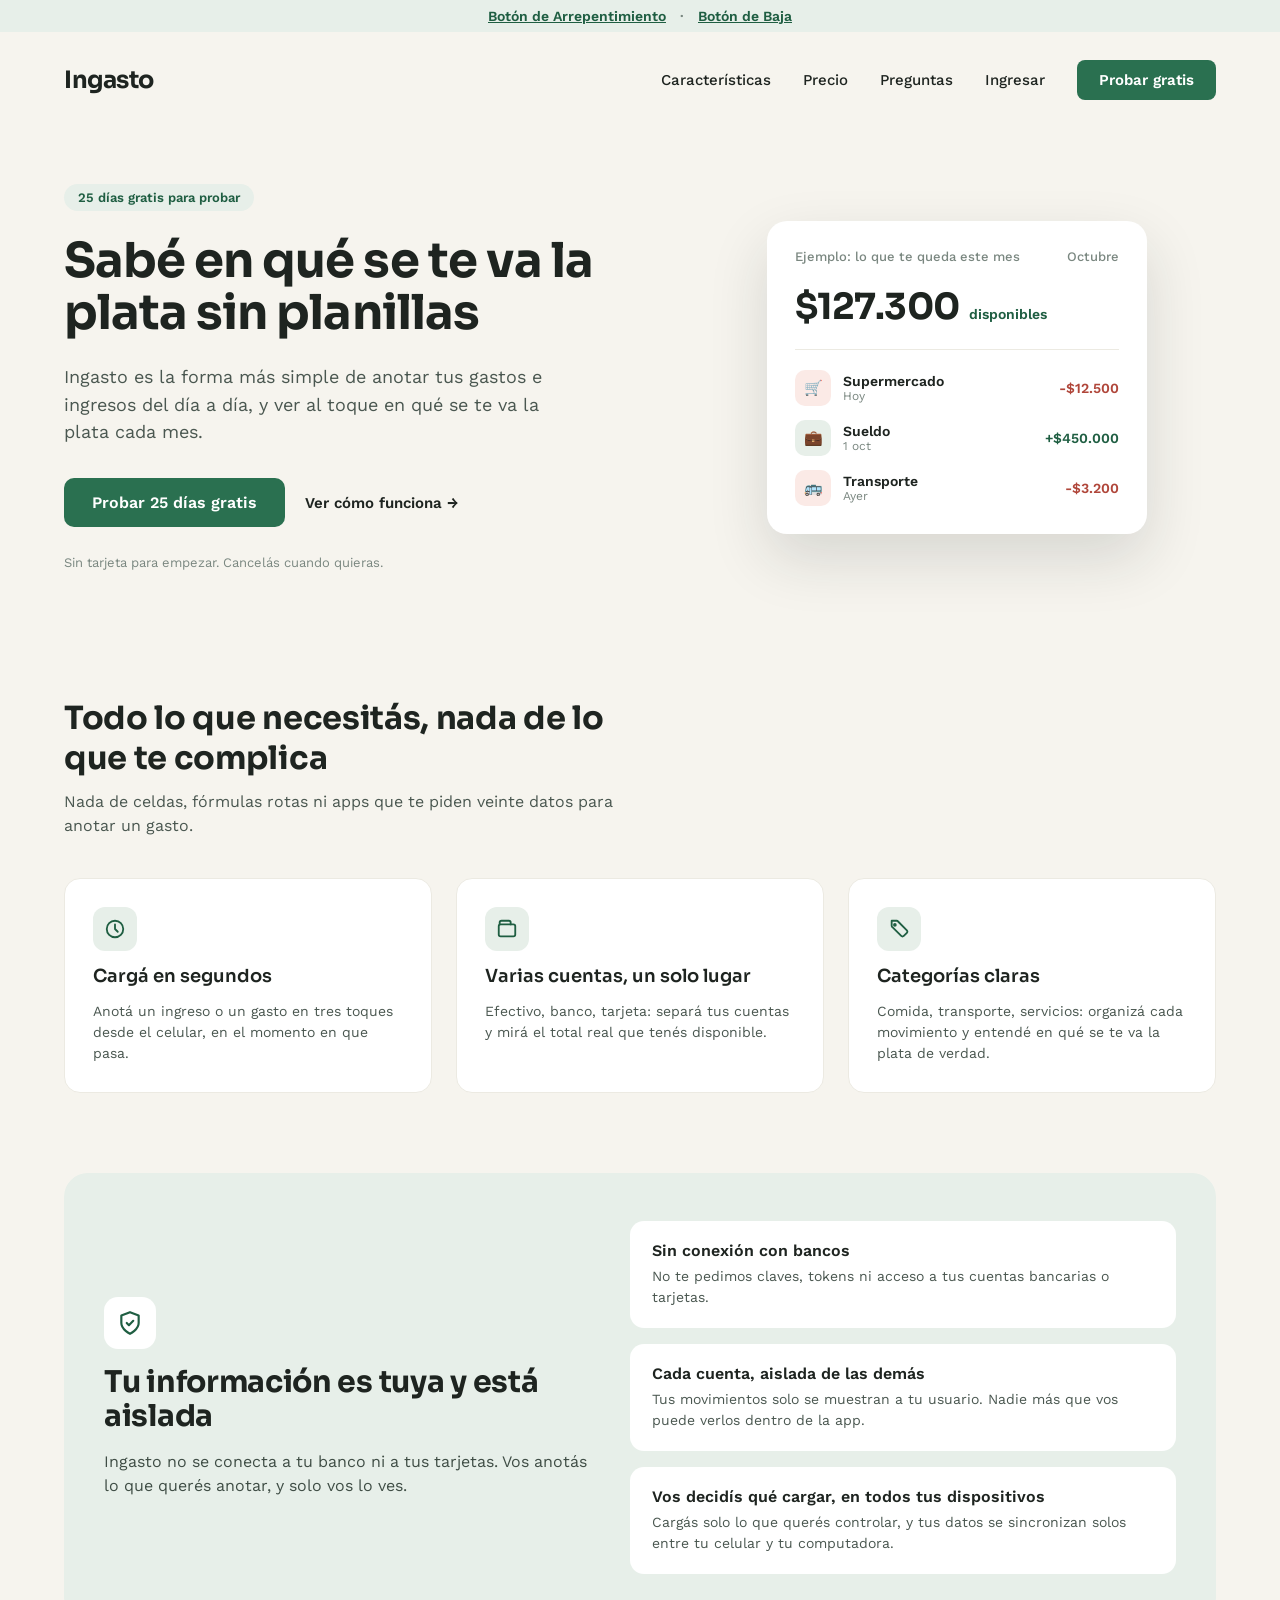
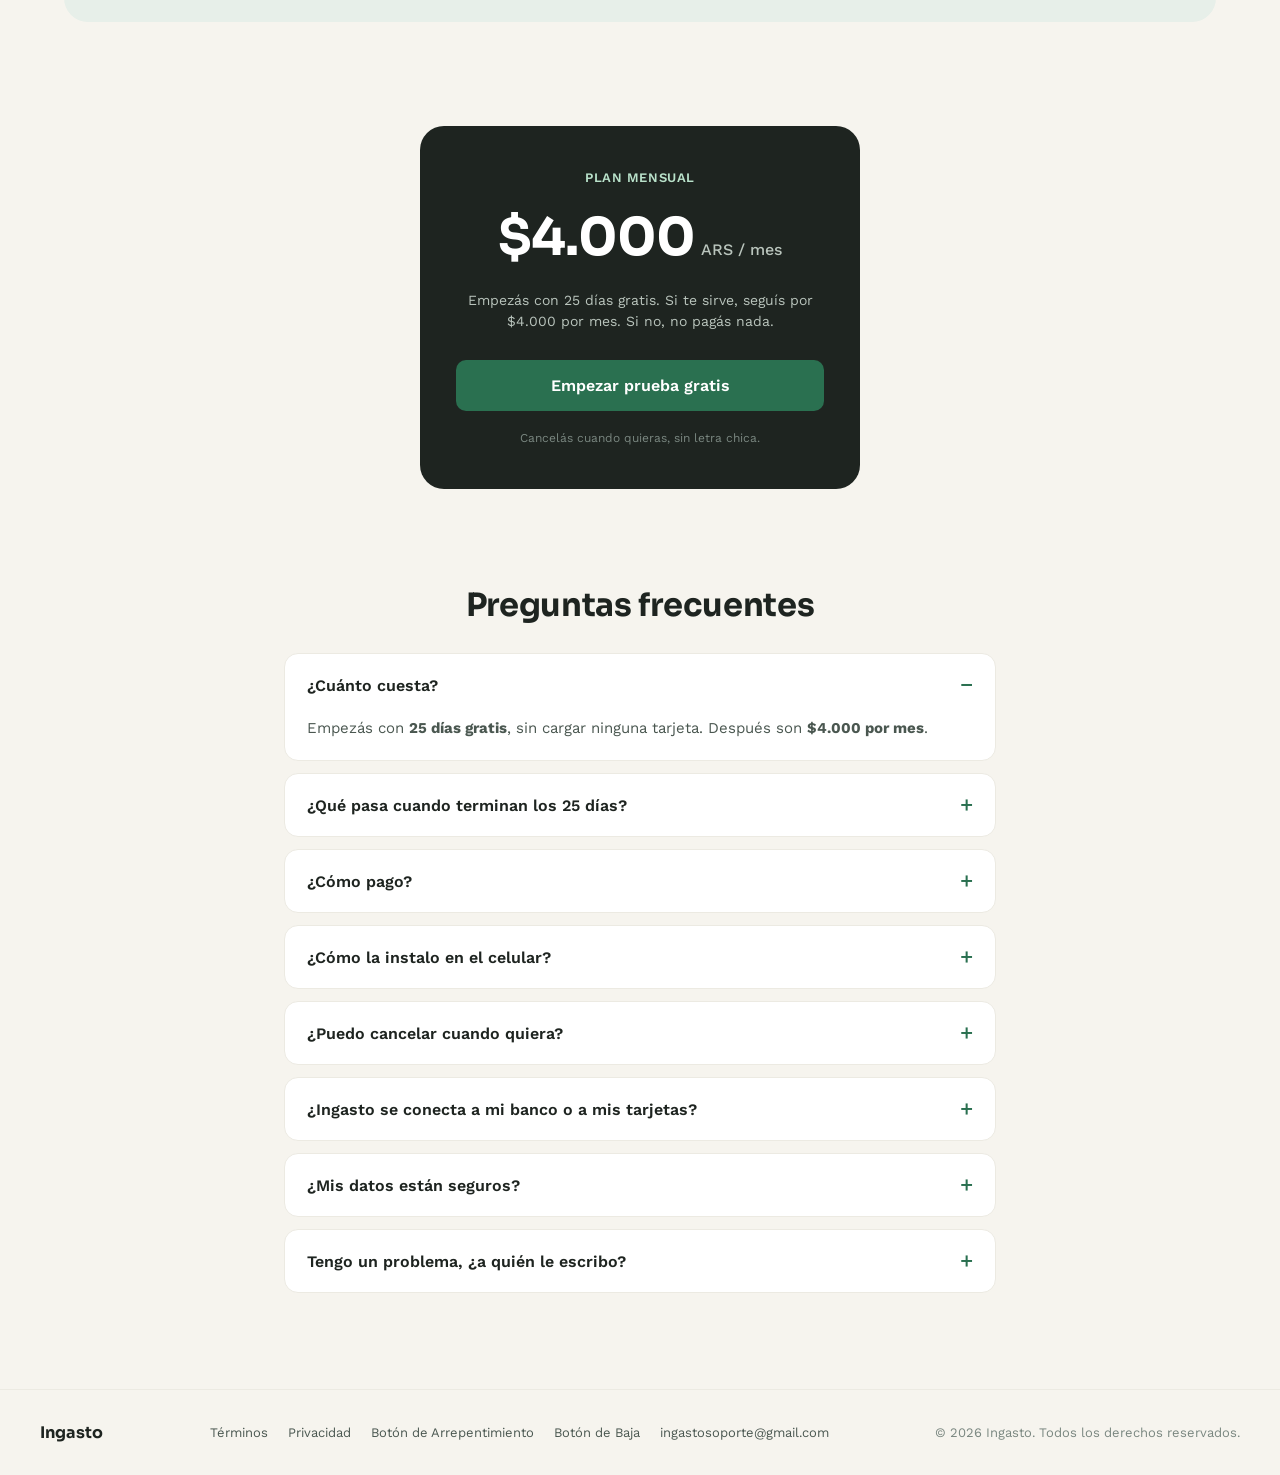
<file: antesala.html>
<!doctype html>
<html lang="es">
<head>
<meta charset="utf-8">
<meta name="viewport" content="width=device-width, initial-scale=1">
<meta name="robots" content="noindex, nofollow">
<title>Ingasto – controlá tus finanzas sin planillas</title>


<link rel="manifest" href="manifest.json">
<meta name="theme-color" content="#2F6F5E">
<link rel="apple-touch-icon" href="icons/icon-192.png">
<link rel="stylesheet" href="https://fonts.googleapis.com/css2?family=Sora:wght@600;700&amp;family=Work+Sans:wght@400;500;600&amp;display=swap">
<style>
  body { margin: 0; font-family: 'Work Sans', system-ui, sans-serif; color: #1E2420; }
  h1, h2, h3 { font-family: 'Sora', system-ui, sans-serif; margin: 0; }
  a { color: #1E2420; text-decoration: none; }
  a:hover { color: #2A7050; }
  .btn-primary { background: #2A7050; }
  .btn-primary:hover { background: #1F5E42; }
  .faq-item { background: #FFFFFF; border: 1px solid #ECEAE2; border-radius: 14px; }
  .faq-item summary { list-style: none; cursor: pointer; padding: 20px 22px; font-size: 16px; font-weight: 600; display: flex; justify-content: space-between; align-items: center; gap: 16px; }
  .faq-item summary::-webkit-details-marker { display: none; }
  .faq-item summary::after { content: "+"; font-size: 22px; font-weight: 500; color: #2A7050; line-height: 1; }
  .faq-item[open] summary::after { content: "\2212"; }
  .faq-item .faq-resp { padding: 0 22px 20px; font-size: 15px; color: #4A5750; line-height: 1.6; }
  .faq-item .faq-resp ol { margin: 8px 0 0; padding-left: 22px; }
  .faq-item .faq-resp a { color: #2A7050; font-weight: 600; text-decoration: underline; }
</style>
</head>
<body>



<div style="width: 100%; min-height: 2640px; background: #F6F4EE; display: flex; flex-direction: column; align-items: center;">

  <!-- BOTONES LEGALES (Disp. 954/2025: visibles desde el primer acceso) -->
  <div style="width: 100%; background: #E7EFE9; padding: 8px 24px; box-sizing: border-box; text-align: center; font-size: 14px; font-weight: 600;">
    <a href="solicitud.html?tipo=arrepentimiento" style="color: #1F5E42; text-decoration: underline;">Botón de Arrepentimiento</a>
    <span style="color: #7A8780; margin: 0 10px;">·</span>
    <a href="solicitud.html?tipo=baja" style="color: #1F5E42; text-decoration: underline;">Botón de Baja</a>
  </div>

  <!-- NAV -->
  <div style="width: 100%; max-width: 1200px; padding: 28px 24px; display: flex; flex-wrap: wrap; gap: 16px; align-items: center; justify-content: space-between; box-sizing: border-box;">
    <div style="font-family: 'Sora', sans-serif; font-weight: 700; font-size: 24px; letter-spacing: -0.02em;">Ingasto</div>
    <div style="display: flex; gap: 32px; align-items: center; flex-wrap: wrap;">
      <a href="#caracteristicas" style="font-size: 15px; font-weight: 500;">Características</a>
      <a href="#precio" style="font-size: 15px; font-weight: 500;">Precio</a>
      <a href="#preguntas" style="font-size: 15px; font-weight: 500;">Preguntas</a>
      <a href="./?entrar=1" style="font-size: 15px; font-weight: 500;">Ingresar</a>
      <a href="./?entrar=1&registro=1" class="btn-primary" style="color: #FFFFFF; padding: 11px 22px; border-radius: 8px; font-size: 15px; font-weight: 600;">Probar gratis</a>
    </div>
  </div>

  <!-- HERO -->
  

  <!-- CARACTERISTICAS -->
  <div style="width: 100%; max-width: 1200px; padding: 56px 24px 80px; box-sizing: border-box; display: flex; flex-wrap: wrap; gap: 56px; align-items: center;">
    <div style="flex: 1 1 440px; display: flex; flex-direction: column; gap: 24px;">
      <div style="display: inline-flex; align-self: flex-start; align-items: center; gap: 8px; background: #E7EFE9; color: #1F5E42; padding: 6px 14px; border-radius: 999px; font-size: 13px; font-weight: 600;">
        25 días gratis para probar
      </div>
      <h1 style="font-size: 48px; line-height: 1.08; letter-spacing: -0.02em;">Sabé en qué se te va la plata sin planillas</h1>
      <div style="font-size: 18px; line-height: 1.55; color: #4A5750; max-width: 480px;">
        Ingasto es la forma más simple de anotar tus gastos e ingresos del día a día, y ver al toque en qué se te va la plata cada mes.
      </div>
      <div style="display: flex; gap: 16px; flex-wrap: wrap; align-items: center; margin-top: 8px;">
        <a href="./?entrar=1&registro=1" class="btn-primary" style="color: #FFFFFF; padding: 15px 28px; border-radius: 10px; font-size: 16px; font-weight: 600;">Probar 25 días gratis</a>
        <a href="#caracteristicas" style="font-size: 15px; font-weight: 600; padding: 15px 4px;">Ver cómo funciona →</a>
      </div>
      <div style="font-size: 13px; color: #7A8780; margin-top: 4px;">Sin tarjeta para empezar. Cancelás cuando quieras.</div>
    </div>

    <div style="flex: 1 1 380px; display: flex; justify-content: center;">
      <div style="width: 100%; max-width: 380px; background: #FFFFFF; border-radius: 20px; box-shadow: 0 24px 60px rgba(30,36,32,0.14); padding: 28px; box-sizing: border-box; display: flex; flex-direction: column; gap: 20px;">
        <div style="display: flex; justify-content: space-between; align-items: baseline;">
          <div style="font-size: 13px; color: #7A8780; font-weight: 500;">Ejemplo: lo que te queda este mes</div>
          <div style="font-size: 13px; color: #7A8780; font-weight: 500;">Octubre</div>
        </div>
        <div style="display: flex; align-items: baseline; gap: 10px; flex-wrap: wrap;"><div style="font-size: 36px; font-family: 'Sora', sans-serif; font-weight: 700; letter-spacing: -0.02em;">$127.300</div><div style="font-size: 14px; color: #1F5E42; font-weight: 600;">disponibles</div></div>
        <div style="height: 1px; background: #ECEAE2;"></div>
        <div style="display: flex; flex-direction: column; gap: 14px;">
          <div style="display: flex; justify-content: space-between; align-items: center;">
            <div style="display: flex; gap: 12px; align-items: center;">
              <div style="width: 36px; height: 36px; border-radius: 10px; background: #FBEAE6; display: flex; align-items: center; justify-content: center; font-size: 15px;">🛒</div>
              <div>
                <div style="font-size: 14px; font-weight: 600;">Supermercado</div>
                <div style="font-size: 12px; color: #7A8780;">Hoy</div>
              </div>
            </div>
            <div style="font-size: 14px; font-weight: 600; color: #B0463A;">-$12.500</div>
          </div>
          <div style="display: flex; justify-content: space-between; align-items: center;">
            <div style="display: flex; gap: 12px; align-items: center;">
              <div style="width: 36px; height: 36px; border-radius: 10px; background: #E7EFE9; display: flex; align-items: center; justify-content: center; font-size: 15px;">💼</div>
              <div>
                <div style="font-size: 14px; font-weight: 600;">Sueldo</div>
                <div style="font-size: 12px; color: #7A8780;">1 oct</div>
              </div>
            </div>
            <div style="font-size: 14px; font-weight: 600; color: #1F5E42;">+$450.000</div>
          </div>
          <div style="display: flex; justify-content: space-between; align-items: center;">
            <div style="display: flex; gap: 12px; align-items: center;">
              <div style="width: 36px; height: 36px; border-radius: 10px; background: #FBEAE6; display: flex; align-items: center; justify-content: center; font-size: 15px;">🚌</div>
              <div>
                <div style="font-size: 14px; font-weight: 600;">Transporte</div>
                <div style="font-size: 12px; color: #7A8780;">Ayer</div>
              </div>
            </div>
            <div style="font-size: 14px; font-weight: 600; color: #B0463A;">-$3.200</div>
          </div>
        </div>
      </div>
    </div>
  </div><div id="caracteristicas" style="width: 100%; max-width: 1200px; padding: 48px 24px 80px; box-sizing: border-box; display: flex; flex-direction: column; gap: 40px;">
    <div style="display: flex; flex-direction: column; gap: 12px; max-width: 560px;">
      <h2 style="font-size: 32px; letter-spacing: -0.01em;">Todo lo que necesitás, nada de lo que te complica</h2>
      <div style="font-size: 16px; color: #4A5750; line-height: 1.5;">Nada de celdas, fórmulas rotas ni apps que te piden veinte datos para anotar un gasto.</div>
    </div>
    <div style="display: grid; grid-template-columns: repeat(auto-fit, minmax(240px, 1fr)); gap: 24px;">
      <div style="background: #FFFFFF; border-radius: 16px; padding: 28px; display: flex; flex-direction: column; gap: 14px; border: 1px solid #ECEAE2;">
        <div style="width: 44px; height: 44px; border-radius: 12px; background: #E7EFE9; display: flex; align-items: center; justify-content: center;">
          <svg width="22" height="22" viewBox="0 0 24 24" fill="none" stroke="#1F5E42" stroke-width="2" stroke-linecap="round" stroke-linejoin="round"><circle cx="12" cy="12" r="9"></circle><path d="M12 7v5l3 3"></path></svg>
        </div>
        <h3 style="font-size: 18px; font-weight: 600;">Cargá en segundos</h3>
        <div style="font-size: 14px; color: #4A5750; line-height: 1.5;">Anotá un ingreso o un gasto en tres toques desde el celular, en el momento en que pasa.</div>
      </div>
      <div style="background: #FFFFFF; border-radius: 16px; padding: 28px; display: flex; flex-direction: column; gap: 14px; border: 1px solid #ECEAE2;">
        <div style="width: 44px; height: 44px; border-radius: 12px; background: #E7EFE9; display: flex; align-items: center; justify-content: center;">
          <svg width="22" height="22" viewBox="0 0 24 24" fill="none" stroke="#1F5E42" stroke-width="2" stroke-linecap="round" stroke-linejoin="round"><rect x="3" y="7" width="18" height="13" rx="2"></rect><path d="M16 7V5a2 2 0 0 0-2-2H6a2 2 0 0 0-2 2v2"></path></svg>
        </div>
        <h3 style="font-size: 18px; font-weight: 600;">Varias cuentas, un solo lugar</h3>
        <div style="font-size: 14px; color: #4A5750; line-height: 1.5;">Efectivo, banco, tarjeta: separá tus cuentas y mirá el total real que tenés disponible.</div>
      </div>
      <div style="background: #FFFFFF; border-radius: 16px; padding: 28px; display: flex; flex-direction: column; gap: 14px; border: 1px solid #ECEAE2;">
        <div style="width: 44px; height: 44px; border-radius: 12px; background: #E7EFE9; display: flex; align-items: center; justify-content: center;">
          <svg width="22" height="22" viewBox="0 0 24 24" fill="none" stroke="#1F5E42" stroke-width="2" stroke-linecap="round" stroke-linejoin="round"><path d="M20.59 13.41 11 3.83A2 2 0 0 0 9.5 3H4v5.5a2 2 0 0 0 .83 1.5l9.58 9.59a2 2 0 0 0 2.83 0l3.35-3.35a2 2 0 0 0 0-2.83Z"></path><circle cx="7.5" cy="7.5" r="1"></circle></svg>
        </div>
        <h3 style="font-size: 18px; font-weight: 600;">Categorías claras</h3>
        <div style="font-size: 14px; color: #4A5750; line-height: 1.5;">Comida, transporte, servicios: organizá cada movimiento y entendé en qué se te va la plata de verdad.</div>
      </div>
    </div>
  </div>

  <!-- PRIVACIDAD -->
  <div id="privacidad" style="width: 100%; max-width: 1200px; padding: 0 24px 80px; box-sizing: border-box;">
    <div style="background: #E7EFE9; border-radius: 24px; padding: 48px 40px; display: flex; flex-wrap: wrap; gap: 40px; align-items: center;">
      <div style="flex: 1 1 320px; display: flex; flex-direction: column; gap: 16px;">
        <div style="width: 52px; height: 52px; border-radius: 14px; background: #FFFFFF; display: flex; align-items: center; justify-content: center;">
          <svg width="26" height="26" viewBox="0 0 24 24" fill="none" stroke="#1F5E42" stroke-width="2" stroke-linecap="round" stroke-linejoin="round"><path d="M12 22s8-4 8-10V5l-8-3-8 3v7c0 6 8 10 8 10Z"></path><path d="m9 12 2 2 4-4"></path></svg>
        </div>
        <h2 style="font-size: 30px; letter-spacing: -0.01em; line-height: 1.15;">Tu información es tuya y está aislada</h2>
        <div style="font-size: 16px; color: #3F4D45; line-height: 1.55;">Ingasto no se conecta a tu banco ni a tus tarjetas. Vos anotás lo que querés anotar, y solo vos lo ves.</div>
      </div>
      <div style="flex: 1 1 380px; display: flex; flex-direction: column; gap: 16px;">
        <div style="background: #FFFFFF; border-radius: 14px; padding: 20px 22px; display: flex; flex-direction: column; gap: 6px;">
          <div style="font-size: 16px; font-weight: 600;">Sin conexión con bancos</div>
          <div style="font-size: 14px; color: #4A5750; line-height: 1.5;">No te pedimos claves, tokens ni acceso a tus cuentas bancarias o tarjetas.</div>
        </div>
        <div style="background: #FFFFFF; border-radius: 14px; padding: 20px 22px; display: flex; flex-direction: column; gap: 6px;">
          <div style="font-size: 16px; font-weight: 600;">Cada cuenta, aislada de las demás</div>
          <div style="font-size: 14px; color: #4A5750; line-height: 1.5;">Tus movimientos solo se muestran a tu usuario. Nadie más que vos puede verlos dentro de la app.</div>
        </div>
        <div style="background: #FFFFFF; border-radius: 14px; padding: 20px 22px; display: flex; flex-direction: column; gap: 6px;">
          <div style="font-size: 16px; font-weight: 600;">Vos decidís qué cargar, en todos tus dispositivos</div>
          <div style="font-size: 14px; color: #4A5750; line-height: 1.5;">Cargás solo lo que querés controlar, y tus datos se sincronizan solos entre tu celular y tu computadora.</div>
        </div>
      </div>
    </div>
  </div>

  <!-- PRECIO -->
  <div id="precio" style="width: 100%; max-width: 1200px; padding: 24px 24px 96px; box-sizing: border-box; display: flex; justify-content: center;">
    <div style="width: 100%; max-width: 440px; background: #1E2420; border-radius: 24px; padding: 44px 36px; box-sizing: border-box; display: flex; flex-direction: column; align-items: center; gap: 20px; text-align: center;">
      <div style="color: #B9E2CA; font-size: 13px; font-weight: 600; letter-spacing: 0.04em; text-transform: uppercase;">Plan mensual</div>
      <div style="display: flex; align-items: baseline; gap: 6px;">
        <div style="font-family: 'Sora', sans-serif; font-size: 52px; font-weight: 700; color: #FFFFFF; letter-spacing: -0.02em;">$4.000</div>
        <div style="font-size: 16px; color: #B9C4BC; font-weight: 500;">ARS / mes</div>
      </div>
      <div style="font-size: 14px; color: #B9C4BC; line-height: 1.5;">Empezás con 25 días gratis. Si te sirve, seguís por $4.000 por mes. Si no, no pagás nada.</div>
      <a href="./?entrar=1&registro=1" class="btn-primary" style="width: 100%; box-sizing: border-box; color: #FFFFFF; padding: 16px; border-radius: 10px; font-size: 16px; font-weight: 600; margin-top: 8px;">Empezar prueba gratis</a>
      <div style="font-size: 12px; color: #7A8780;">Cancelás cuando quieras, sin letra chica.</div>
    </div>
  </div>

  <!-- PREGUNTAS FRECUENTES -->
  <div id="preguntas" style="width: 100%; max-width: 760px; padding: 0 24px 96px; box-sizing: border-box; display: flex; flex-direction: column; gap: 28px;">
    <h2 style="font-size: 32px; letter-spacing: -0.01em; text-align: center;">Preguntas frecuentes</h2>
    <div style="display: flex; flex-direction: column; gap: 12px;">
      <details class="faq-item" open>
        <summary>¿Cuánto cuesta?</summary>
        <div class="faq-resp">Empezás con <strong>25 días gratis</strong>, sin cargar ninguna tarjeta. Después son <strong>$4.000 por mes</strong>.</div>
      </details>
      <details class="faq-item">
        <summary>¿Qué pasa cuando terminan los 25 días?</summary>
        <div class="faq-resp">La app se pausa hasta que actives tu cuenta con el pago de $4.000. <strong>Tus datos quedan guardados y a salvo</strong>, y apenas pagás los volvés a ver todos.</div>
      </details>
      <details class="faq-item">
        <summary>¿Cómo pago?</summary>
        <div class="faq-resp">Con Mercado Pago, desde la misma app: tocás <strong>Pagar y activar</strong> y listo. Usá el mismo mail con el que te registraste.</div>
      </details>
      <details class="faq-item">
        <summary>¿Cómo la instalo en el celular?</summary>
        <div class="faq-resp">No hace falta ninguna tienda de aplicaciones. Es gratis y tarda un minuto:<br><br><strong>Android:</strong><ol><li>Abrí <strong>Chrome</strong> y entrá a ingasto.com.</li><li>Tocá los tres puntitos de arriba a la derecha.</li><li>Tocá <strong>Instalar app</strong> (o <strong>Agregar a la pantalla principal</strong>).</li></ol><br><strong>iPhone:</strong><ol><li>Abrí <strong>Safari</strong> y entrá a ingasto.com.</li><li>Tocá el botón <strong>Compartir</strong> (el cuadradito con la flecha hacia arriba).</li><li>Tocá <strong>Agregar a inicio</strong>.</li></ol></div>
      </details>
      <details class="faq-item">
        <summary>¿Puedo cancelar cuando quiera?</summary>
        <div class="faq-resp">Sí. Usá el <a href="solicitud.html?tipo=baja">Botón de Baja</a> (arriba de todo en esta página o en Ajustes de la app) y cancelamos tu suscripción sin ningún cargo. Seguís usando la app hasta que termine el período que ya pagaste. Si hiciste tu primer pago hace menos de 10 días, con el <a href="solicitud.html?tipo=arrepentimiento">Botón de Arrepentimiento</a> te devolvemos todo.</div>
      </details>
      <details class="faq-item">
        <summary>¿Ingasto se conecta a mi banco o a mis tarjetas?</summary>
        <div class="faq-resp">No. Vos anotás a mano lo que querés controlar. Nunca te pedimos claves ni acceso a tus cuentas bancarias o tarjetas.</div>
      </details>
      <details class="faq-item">
        <summary>¿Mis datos están seguros?</summary>
        <div class="faq-resp">Ingasto no se conecta a tu banco ni te pide claves. Tus movimientos solo los ves vos. El pago lo procesa Mercado Pago: nosotros no vemos ni guardamos los datos de tu tarjeta.</div>
      </details>
      <details class="faq-item">
        <summary>Tengo un problema, ¿a quién le escribo?</summary>
        <div class="faq-resp">Escribinos a <a href="mailto:ingastosoporte@gmail.com">ingastosoporte@gmail.com</a> y te respondemos.</div>
      </details>
    </div>
  </div>

  <!-- FOOTER -->
  <div style="width: 100%; border-top: 1px solid #ECEAE2; padding: 32px 24px; box-sizing: border-box;">
    <div style="max-width: 1200px; margin: 0 auto; display: flex; flex-wrap: wrap; gap: 16px; align-items: center; justify-content: space-between;">
      <div style="font-family: 'Sora', sans-serif; font-weight: 700; font-size: 16px;">Ingasto</div>
      <div style="display: flex; flex-wrap: wrap; gap: 8px 20px; font-size: 13px;">
        <a href="terminos.html" style="color: #4A5750; text-decoration: none;">Términos</a>
        <a href="privacidad.html" style="color: #4A5750; text-decoration: none;">Privacidad</a>
        <a href="solicitud.html?tipo=arrepentimiento" style="color: #4A5750; text-decoration: none;">Botón de Arrepentimiento</a>
        <a href="solicitud.html?tipo=baja" style="color: #4A5750; text-decoration: none;">Botón de Baja</a>
        <a href="mailto:ingastosoporte@gmail.com" style="color: #4A5750; text-decoration: none;">ingastosoporte@gmail.com</a>
      </div>
      <div style="font-size: 13px; color: #7A8780;">© 2026 Ingasto. Todos los derechos reservados.</div>
    </div>
  </div>

</div>


<script>
// Para que Chrome ofrezca "Instalar app" también desde esta página de entrada
if ("serviceWorker" in navigator) { window.addEventListener("load", function () { navigator.serviceWorker.register("sw.js").catch(function () {}); }); }
</script>
</body>
</html>
</file>
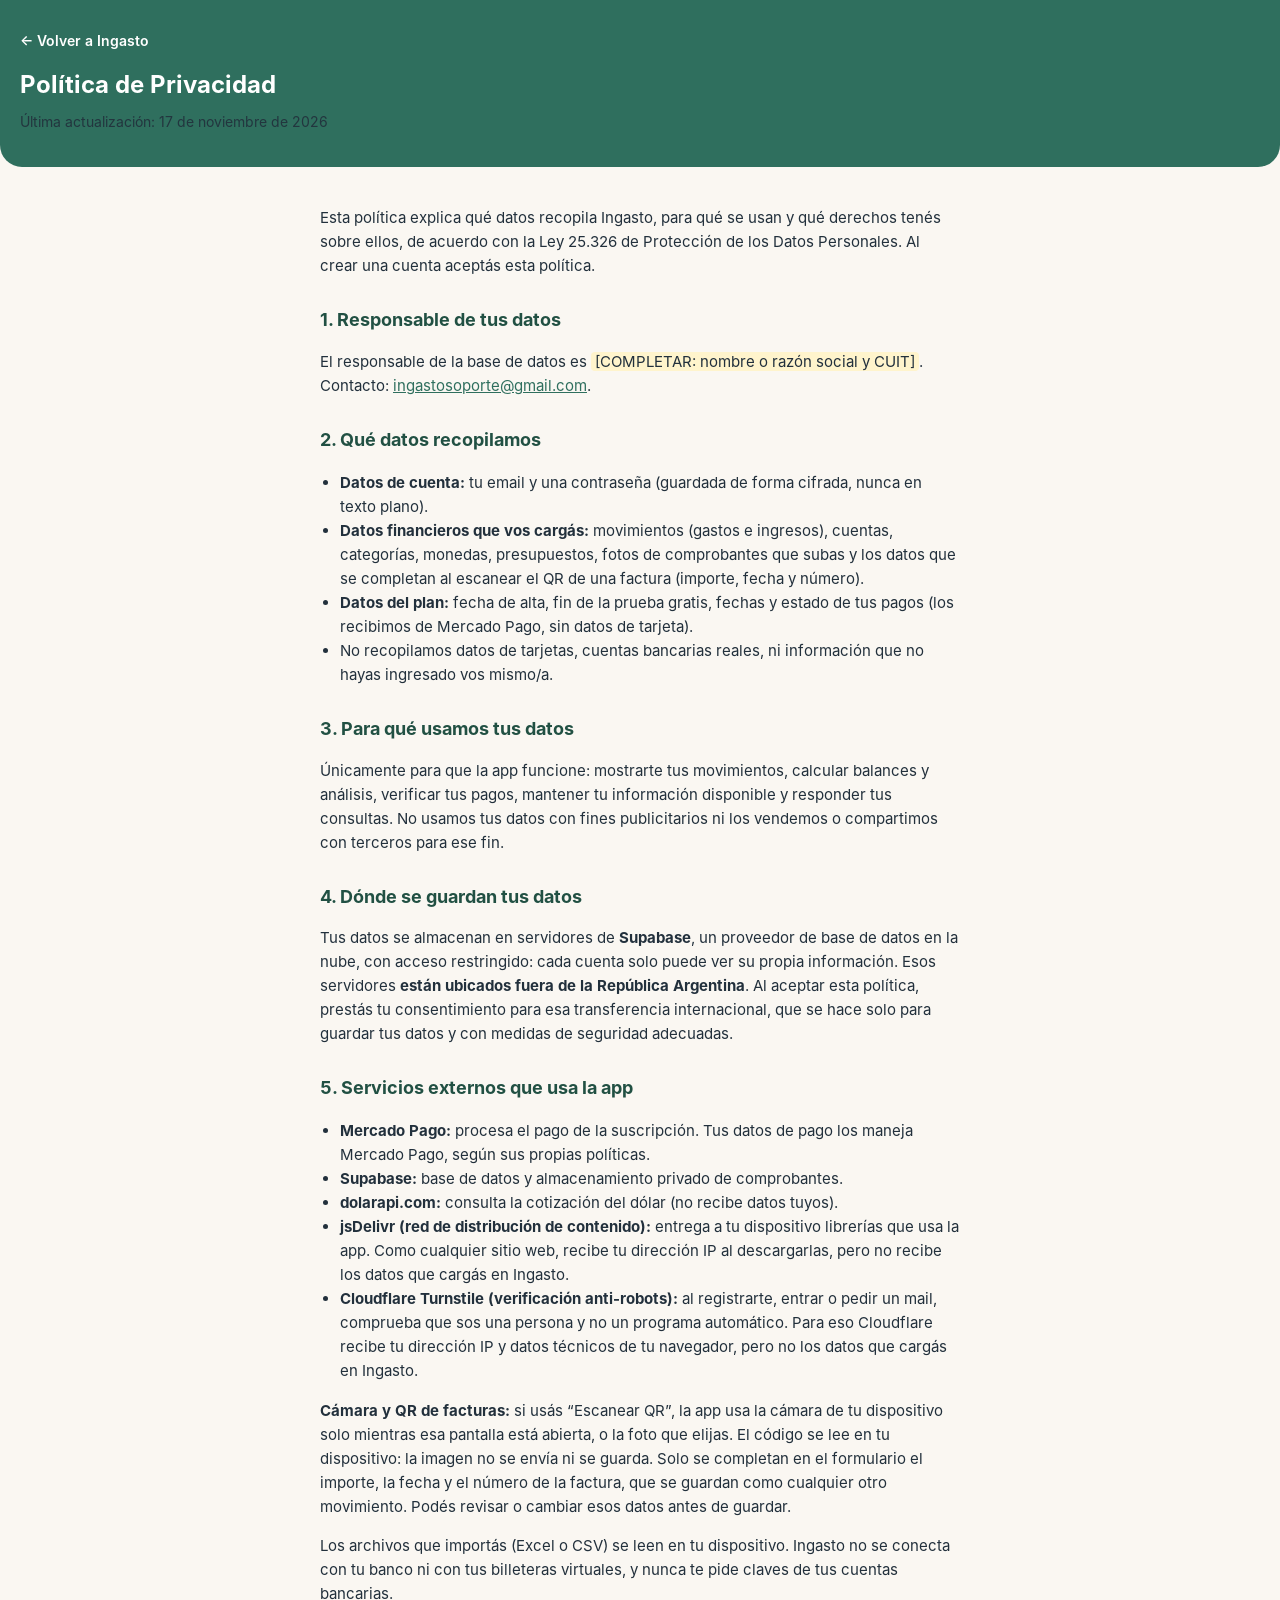
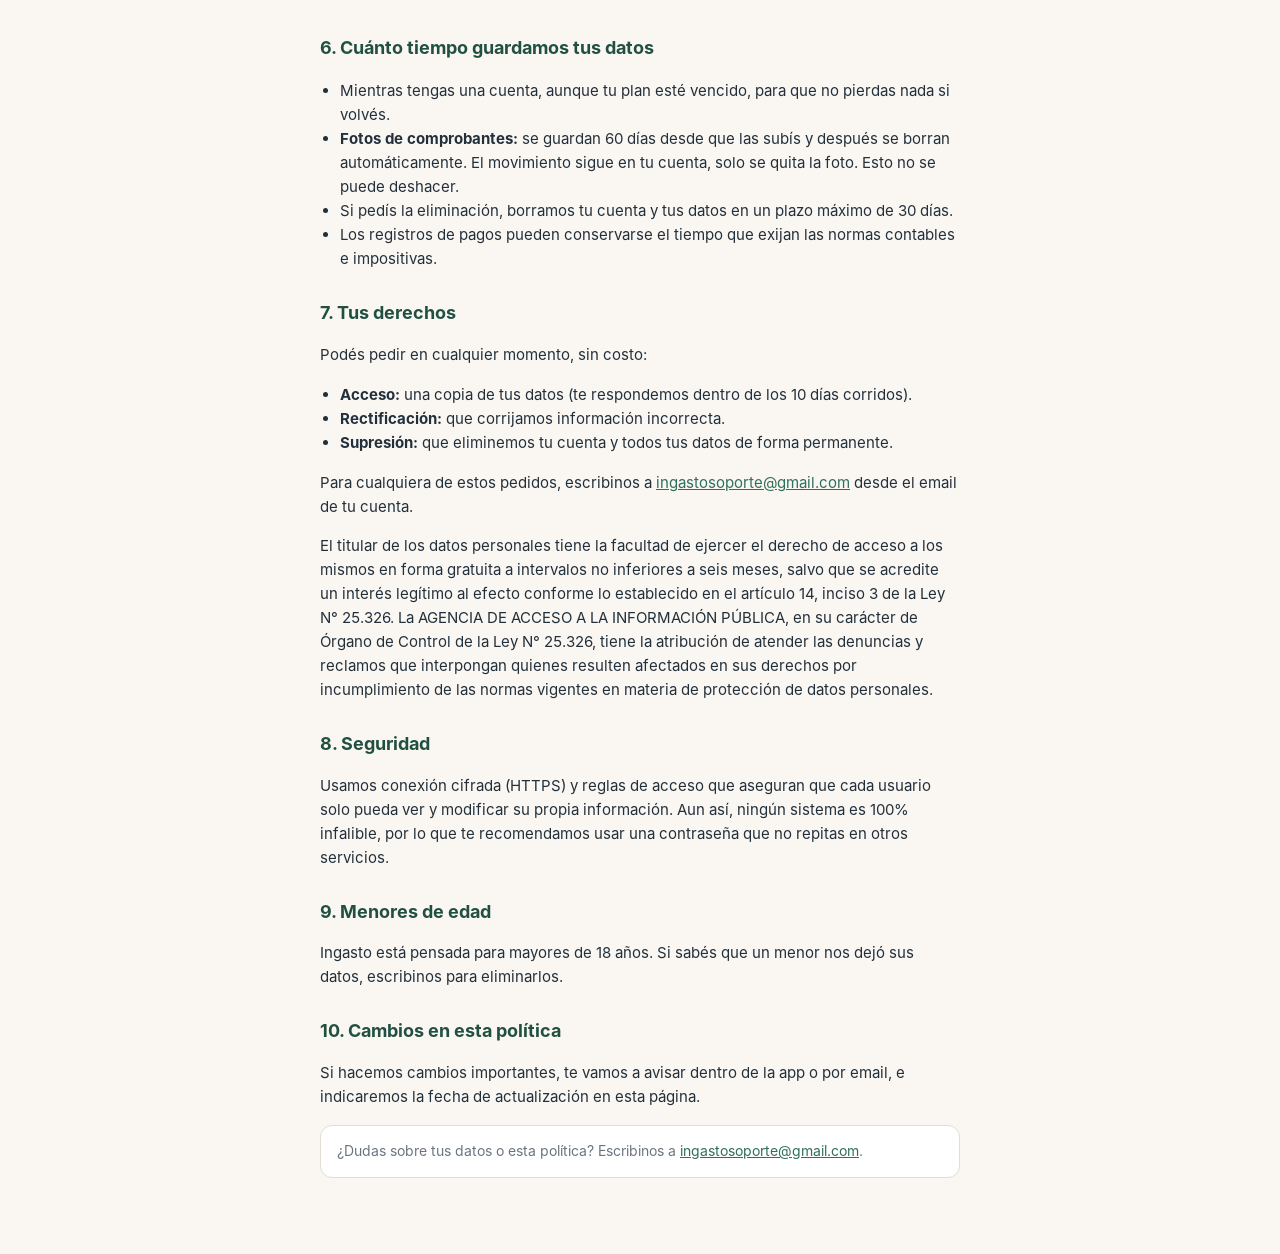
<file: privacidad.html>
<!DOCTYPE html>
<html lang="es">
<head>
<meta charset="UTF-8">
<meta name="viewport" content="width=device-width, initial-scale=1.0">
<meta name="theme-color" content="#2F6F5E">
<title>Política de Privacidad — Ingasto</title>
<link rel="icon" href="icons/icon-192.png">
<link rel="stylesheet" href="css/fuentes.css">
<style>
  :root{
    --papel: #FAF7F2;
    --papel-alto: #FFFFFF;
    --borde: #E4DDD1;
    --texto: #22303C;
    --texto-suave: #6B7580;
    --primario: #2F6F5E;
    --primario-oscuro: #215043;
  }
  *{box-sizing:border-box;}
  body{
    margin:0;font-family:'Inter', system-ui, sans-serif;
    background:var(--papel);color:var(--texto);line-height:1.6;
  }
  header{
    background:var(--primario);color:white;padding:28px 20px 34px;
    border-radius:0 0 22px 22px;
  }
  header h1{margin:0 0 6px;font-size:24px;}
  header p{margin:0;opacity:.9;font-size:14px;}
  main{max-width:680px;margin:0 auto;padding:24px 20px 60px;}
  h2{color:var(--primario-oscuro);font-size:18px;margin:28px 0 8px;}
  p,li{font-size:15px;color:var(--texto);}
  ul{padding-left:20px;}
  a{color:var(--primario);}
  .volver{
    display:inline-block;margin-bottom:14px;color:white;text-decoration:none;
    font-weight:600;font-size:14px;
  }
  .fecha{color:var(--texto-suave);font-size:13px;margin-top:-4px;}
  .pendiente{background:#FFF4CC;padding:0 4px;border-radius:4px;}
  .caja{
    background:var(--papel-alto);border:1px solid var(--borde);border-radius:12px;
    padding:14px 16px;margin:16px 0;font-size:14px;color:var(--texto-suave);
  }
</style>
</head>
<body>
<header>
<a href="index.html" class="volver">← Volver a Ingasto</a>
<h1>Política de Privacidad</h1>
<p>Última actualización: 17 de noviembre de 2026</p>
</header>
<main>

<p>Esta política explica qué datos recopila Ingasto, para qué se usan y qué derechos tenés sobre
ellos, de acuerdo con la Ley 25.326 de Protección de los Datos Personales. Al crear una cuenta
aceptás esta política.</p>

<h2>1. Responsable de tus datos</h2>
<p>El responsable de la base de datos es <span class="pendiente">[COMPLETAR: nombre o razón social y CUIT]</span>. Contacto: <a href="mailto:ingastosoporte@gmail.com">ingastosoporte@gmail.com</a>.</p>

<h2>2. Qué datos recopilamos</h2>
<ul>
  <li><strong>Datos de cuenta:</strong> tu email y una contraseña (guardada de forma cifrada, nunca en texto plano).</li>
  <li><strong>Datos financieros que vos cargás:</strong> movimientos (gastos e ingresos), cuentas, categorías, monedas, presupuestos, fotos de comprobantes que subas y los datos que se completan al escanear el QR de una factura (importe, fecha y número).</li>
  <li><strong>Datos del plan:</strong> fecha de alta, fin de la prueba gratis, fechas y estado de tus pagos (los recibimos de Mercado Pago, sin datos de tarjeta).</li>
  <li>No recopilamos datos de tarjetas, cuentas bancarias reales, ni información que no hayas ingresado vos mismo/a.</li>
</ul>

<h2>3. Para qué usamos tus datos</h2>
<p>Únicamente para que la app funcione: mostrarte tus movimientos, calcular balances y análisis,
verificar tus pagos, mantener tu información disponible y responder tus consultas. No usamos tus
datos con fines publicitarios ni los vendemos o compartimos con terceros para ese fin.</p>

<h2>4. Dónde se guardan tus datos</h2>
<p>Tus datos se almacenan en servidores de <strong>Supabase</strong>, un proveedor de base de datos
en la nube, con acceso restringido: cada cuenta solo puede ver su propia información. Esos servidores
<strong>están ubicados fuera de la República Argentina</strong>. Al aceptar esta política, prestás tu
consentimiento para esa transferencia internacional, que se hace solo para guardar tus datos y con
medidas de seguridad adecuadas.</p>

<h2>5. Servicios externos que usa la app</h2>
<ul>
  <li><strong>Mercado Pago:</strong> procesa el pago de la suscripción. Tus datos de pago los maneja Mercado Pago, según sus propias políticas.</li>
  <li><strong>Supabase:</strong> base de datos y almacenamiento privado de comprobantes.</li>
  <li><strong>dolarapi.com:</strong> consulta la cotización del dólar (no recibe datos tuyos).</li>
  <li><strong>jsDelivr (red de distribución de contenido):</strong> entrega a tu dispositivo librerías que usa la app. Como cualquier sitio web, recibe tu dirección IP al descargarlas, pero no recibe los datos que cargás en Ingasto.</li>
  <li><strong>Cloudflare Turnstile (verificación anti-robots):</strong> al registrarte, entrar o pedir un mail, comprueba que sos una persona y no un programa automático. Para eso Cloudflare recibe tu dirección IP y datos técnicos de tu navegador, pero no los datos que cargás en Ingasto.</li>
</ul>
<p><strong>Cámara y QR de facturas:</strong> si usás “Escanear QR”, la app usa la cámara de tu dispositivo solo mientras esa pantalla está abierta, o la foto que elijas. El código se lee en tu dispositivo: la imagen no se envía ni se guarda. Solo se completan en el formulario el importe, la fecha y el número de la factura, que se guardan como cualquier otro movimiento. Podés revisar o cambiar esos datos antes de guardar.</p>
<p>Los archivos que importás (Excel o CSV) se leen en tu dispositivo. Ingasto no se conecta con tu
banco ni con tus billeteras virtuales, y nunca te pide claves de tus cuentas bancarias.</p>

<h2>6. Cuánto tiempo guardamos tus datos</h2>
<ul>
  <li>Mientras tengas una cuenta, aunque tu plan esté vencido, para que no pierdas nada si volvés.</li>
  <li><strong>Fotos de comprobantes:</strong> se guardan 60 días desde que las subís y después se borran automáticamente. El movimiento sigue en tu cuenta, solo se quita la foto. Esto no se puede deshacer.</li>
  <li>Si pedís la eliminación, borramos tu cuenta y tus datos en un plazo máximo de 30 días.</li>
  <li>Los registros de pagos pueden conservarse el tiempo que exijan las normas contables e impositivas.</li>
</ul>

<h2>7. Tus derechos</h2>
<p>Podés pedir en cualquier momento, sin costo:</p>
<ul>
  <li><strong>Acceso:</strong> una copia de tus datos (te respondemos dentro de los 10 días corridos).</li>
  <li><strong>Rectificación:</strong> que corrijamos información incorrecta.</li>
  <li><strong>Supresión:</strong> que eliminemos tu cuenta y todos tus datos de forma permanente.</li>
</ul>
<p>Para cualquiera de estos pedidos, escribinos a <a href="mailto:ingastosoporte@gmail.com">ingastosoporte@gmail.com</a> desde el email de tu cuenta.</p>
<p>El titular de los datos personales tiene la facultad de ejercer el derecho de acceso a los mismos en
forma gratuita a intervalos no inferiores a seis meses, salvo que se acredite un interés legítimo al
efecto conforme lo establecido en el artículo 14, inciso 3 de la Ley N° 25.326. La AGENCIA DE ACCESO A
LA INFORMACIÓN PÚBLICA, en su carácter de Órgano de Control de la Ley N° 25.326, tiene la atribución
de atender las denuncias y reclamos que interpongan quienes resulten afectados en sus derechos por
incumplimiento de las normas vigentes en materia de protección de datos personales.</p>

<h2>8. Seguridad</h2>
<p>Usamos conexión cifrada (HTTPS) y reglas de acceso que aseguran que cada usuario solo pueda ver
y modificar su propia información. Aun así, ningún sistema es 100% infalible, por lo que te recomendamos
usar una contraseña que no repitas en otros servicios.</p>

<h2>9. Menores de edad</h2>
<p>Ingasto está pensada para mayores de 18 años. Si sabés que un menor nos dejó sus datos,
escribinos para eliminarlos.</p>

<h2>10. Cambios en esta política</h2>
<p>Si hacemos cambios importantes, te vamos a avisar dentro de la app o por email, e indicaremos la
fecha de actualización en esta página.</p>

<div class="caja">
¿Dudas sobre tus datos o esta política? Escribinos a <a href="mailto:ingastosoporte@gmail.com">ingastosoporte@gmail.com</a>.
</div>

</main>
</body>
</html>
</file>
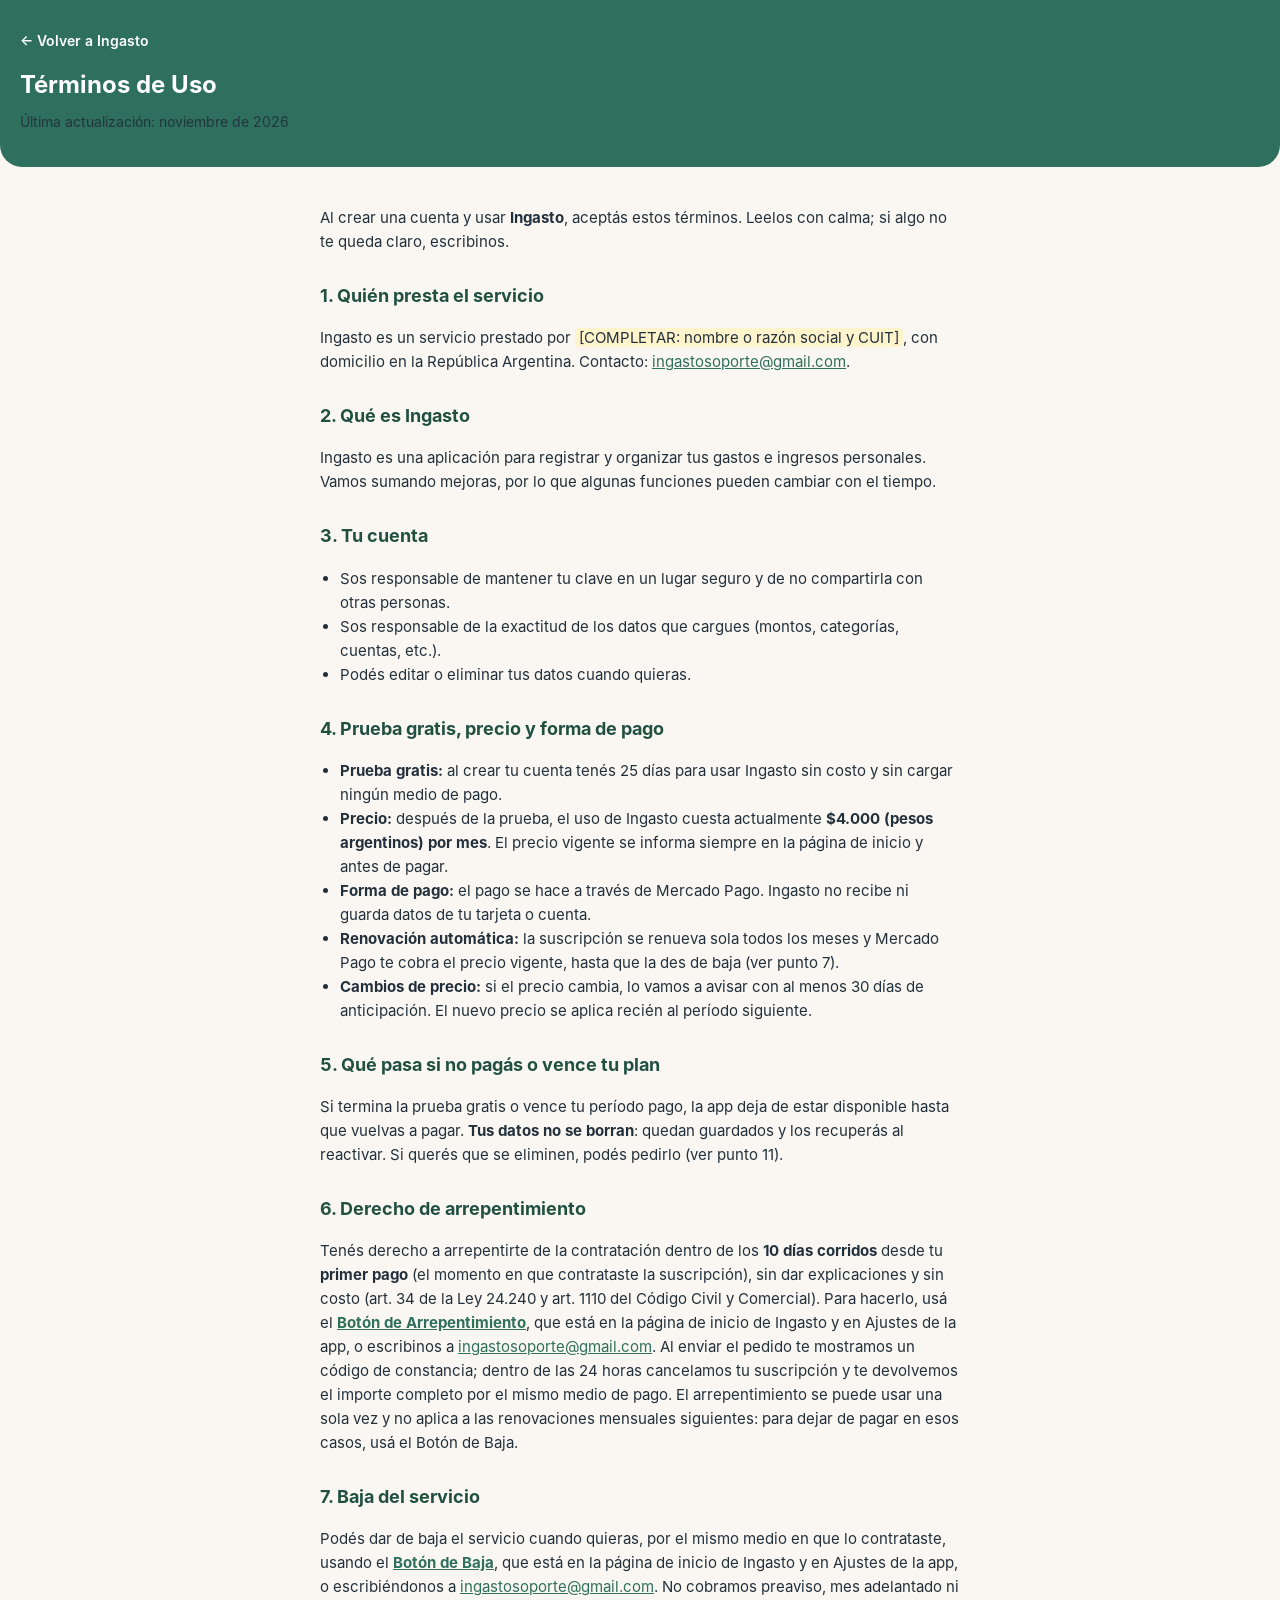
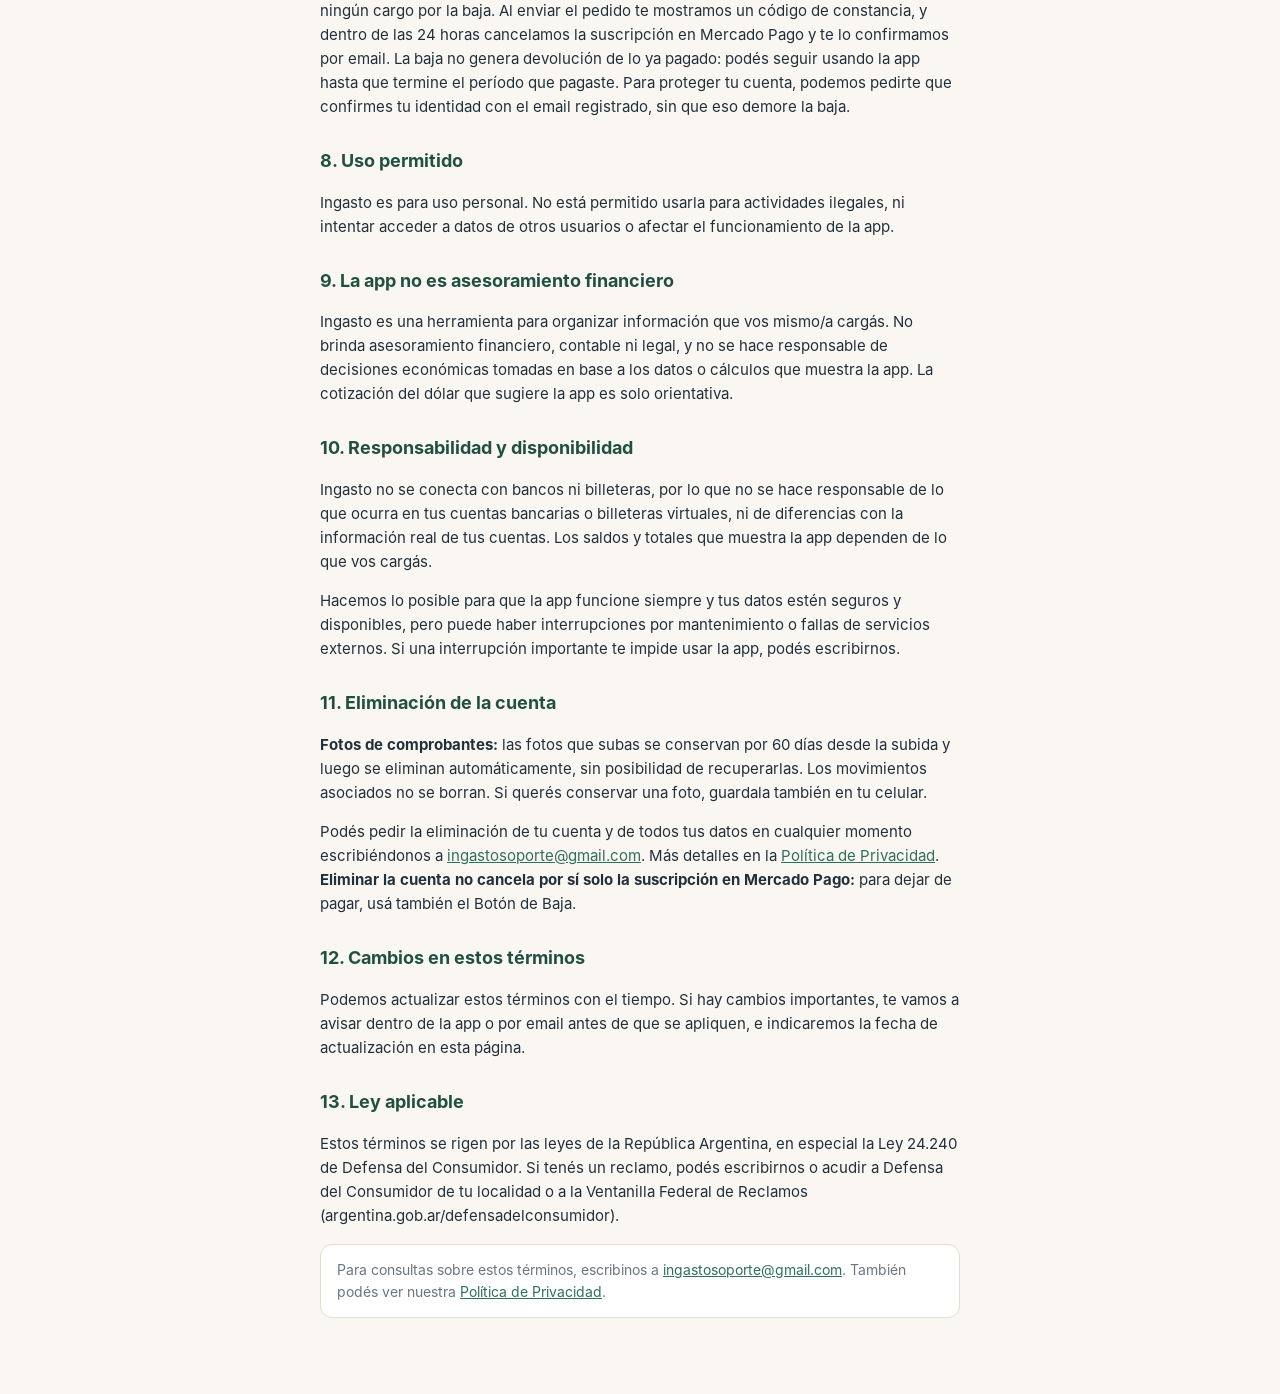
<file: terminos.html>
<!DOCTYPE html>
<html lang="es">
<head>
<meta charset="UTF-8">
<meta name="viewport" content="width=device-width, initial-scale=1.0">
<meta name="theme-color" content="#2F6F5E">
<title>Términos de Uso — Ingasto</title>
<link rel="icon" href="icons/icon-192.png">
<link rel="stylesheet" href="css/fuentes.css">
<style>
  :root{
    --papel: #FAF7F2;
    --papel-alto: #FFFFFF;
    --borde: #E4DDD1;
    --texto: #22303C;
    --texto-suave: #6B7580;
    --primario: #2F6F5E;
    --primario-oscuro: #215043;
  }
  *{box-sizing:border-box;}
  body{
    margin:0;font-family:'Inter', system-ui, sans-serif;
    background:var(--papel);color:var(--texto);line-height:1.6;
  }
  header{
    background:var(--primario);color:white;padding:28px 20px 34px;
    border-radius:0 0 22px 22px;
  }
  header h1{margin:0 0 6px;font-size:24px;}
  header p{margin:0;opacity:.9;font-size:14px;}
  main{max-width:680px;margin:0 auto;padding:24px 20px 60px;}
  h2{color:var(--primario-oscuro);font-size:18px;margin:28px 0 8px;}
  p,li{font-size:15px;color:var(--texto);}
  ul{padding-left:20px;}
  a{color:var(--primario);}
  .volver{
    display:inline-block;margin-bottom:14px;color:white;text-decoration:none;
    font-weight:600;font-size:14px;
  }
  .pendiente{background:#FFF4CC;padding:0 4px;border-radius:4px;}
  .caja{
    background:var(--papel-alto);border:1px solid var(--borde);border-radius:12px;
    padding:14px 16px;margin:16px 0;font-size:14px;color:var(--texto-suave);
  }
</style>
</head>
<body>
<header>
<a href="index.html" class="volver">← Volver a Ingasto</a>
<h1>Términos de Uso</h1>
<p>Última actualización: noviembre de 2026</p>
</header>
<main>

<p>Al crear una cuenta y usar <strong>Ingasto</strong>, aceptás estos términos. Leelos con
calma; si algo no te queda claro, escribinos.</p>

<h2>1. Quién presta el servicio</h2>
<p>Ingasto es un servicio prestado por <span class="pendiente">[COMPLETAR: nombre o razón social y CUIT]</span>, con domicilio en la República Argentina.
Contacto: <a href="mailto:ingastosoporte@gmail.com">ingastosoporte@gmail.com</a>.</p>

<h2>2. Qué es Ingasto</h2>
<p>Ingasto es una aplicación para registrar y organizar tus gastos e ingresos personales.
Vamos sumando mejoras, por lo que algunas funciones pueden cambiar con el tiempo.</p>

<h2>3. Tu cuenta</h2>
<ul>
  <li>Sos responsable de mantener tu clave en un lugar seguro y de no compartirla con otras personas.</li>
  <li>Sos responsable de la exactitud de los datos que cargues (montos, categorías, cuentas, etc.).</li>
  <li>Podés editar o eliminar tus datos cuando quieras.</li>
</ul>

<h2>4. Prueba gratis, precio y forma de pago</h2>
<ul>
  <li><strong>Prueba gratis:</strong> al crear tu cuenta tenés 25 días para usar Ingasto sin costo y sin cargar ningún medio de pago.</li>
  <li><strong>Precio:</strong> después de la prueba, el uso de Ingasto cuesta actualmente <strong>$4.000 (pesos argentinos) por mes</strong>. El precio vigente se informa siempre en la página de inicio y antes de pagar.</li>
  <li><strong>Forma de pago:</strong> el pago se hace a través de Mercado Pago. Ingasto no recibe ni guarda datos de tu tarjeta o cuenta.</li>
  <li><strong>Renovación automática:</strong> la suscripción se renueva sola todos los meses y Mercado Pago te cobra el precio vigente, hasta que la des de baja (ver punto 7).</li>
  <li><strong>Cambios de precio:</strong> si el precio cambia, lo vamos a avisar con al menos 30 días de anticipación. El nuevo precio se aplica recién al período siguiente.</li>
</ul>

<h2>5. Qué pasa si no pagás o vence tu plan</h2>
<p>Si termina la prueba gratis o vence tu período pago, la app deja de estar disponible hasta que
vuelvas a pagar. <strong>Tus datos no se borran</strong>: quedan guardados y los recuperás al reactivar.
Si querés que se eliminen, podés pedirlo (ver punto 11).</p>

<h2>6. Derecho de arrepentimiento</h2>
<p>Tenés derecho a arrepentirte de la contratación dentro de los <strong>10 días corridos</strong> desde
tu <strong>primer pago</strong> (el momento en que contrataste la suscripción), sin dar explicaciones y sin costo (art. 34 de la Ley 24.240 y art. 1110 del
Código Civil y Comercial). Para hacerlo, usá el <a href="solicitud.html?tipo=arrepentimiento"><strong>Botón de Arrepentimiento</strong></a>,
que está en la página de inicio de Ingasto y en Ajustes de la app, o escribinos a <a href="mailto:ingastosoporte@gmail.com">ingastosoporte@gmail.com</a>. Al enviar el pedido te mostramos un código de constancia; dentro de las 24 horas cancelamos tu
suscripción y te devolvemos el importe completo por el mismo medio de pago. El arrepentimiento se
puede usar una sola vez y no aplica a las renovaciones mensuales siguientes: para dejar de pagar
en esos casos, usá el Botón de Baja.</p>

<h2>7. Baja del servicio</h2>
<p>Podés dar de baja el servicio cuando quieras, por el mismo medio en que lo contrataste, usando el
<a href="solicitud.html?tipo=baja"><strong>Botón de Baja</strong></a>, que está en la página de inicio de Ingasto
y en Ajustes de la app, o escribiéndonos a <a href="mailto:ingastosoporte@gmail.com">ingastosoporte@gmail.com</a>.
No cobramos preaviso, mes adelantado ni ningún cargo por la baja. Al enviar el pedido te mostramos un
código de constancia, y dentro de las 24 horas cancelamos la suscripción en Mercado Pago y te lo
confirmamos por email. La baja no genera devolución de lo ya pagado: podés seguir usando la app hasta que termine el
período que pagaste. Para proteger tu cuenta, podemos pedirte que confirmes tu
identidad con el email registrado, sin que eso demore la baja.</p>

<h2>8. Uso permitido</h2>
<p>Ingasto es para uso personal. No está permitido usarla para actividades ilegales, ni
intentar acceder a datos de otros usuarios o afectar el funcionamiento de la app.</p>

<h2>9. La app no es asesoramiento financiero</h2>
<p>Ingasto es una herramienta para organizar información que vos mismo/a cargás. No brinda
asesoramiento financiero, contable ni legal, y no se hace responsable de decisiones económicas
tomadas en base a los datos o cálculos que muestra la app. La cotización del dólar que sugiere la
app es solo orientativa.</p>

<h2>10. Responsabilidad y disponibilidad</h2>
<p>Ingasto no se conecta con bancos ni billeteras, por lo que no se hace responsable de lo que ocurra
en tus cuentas bancarias o billeteras virtuales, ni de diferencias con la información real de tus
cuentas. Los saldos y totales que muestra la app dependen de lo que vos cargás.</p>
<p>Hacemos lo posible para que la app funcione siempre y tus datos estén seguros y disponibles, pero
puede haber interrupciones por mantenimiento o fallas de servicios externos. Si una interrupción
importante te impide usar la app, podés escribirnos.</p>

<h2>11. Eliminación de la cuenta</h2>
<p><strong>Fotos de comprobantes:</strong> las fotos que subas se conservan por 60 días desde la subida y luego se eliminan automáticamente, sin posibilidad de recuperarlas. Los movimientos asociados no se borran. Si querés conservar una foto, guardala también en tu celular.</p>
<p>Podés pedir la eliminación de tu cuenta y de todos tus datos en cualquier momento escribiéndonos
a <a href="mailto:ingastosoporte@gmail.com">ingastosoporte@gmail.com</a>. Más detalles en la <a href="privacidad.html">Política de Privacidad</a>.
<strong>Eliminar la cuenta no cancela por sí solo la suscripción en Mercado Pago:</strong> para dejar de
pagar, usá también el Botón de Baja.</p>

<h2>12. Cambios en estos términos</h2>
<p>Podemos actualizar estos términos con el tiempo. Si hay cambios importantes, te vamos a avisar
dentro de la app o por email antes de que se apliquen, e indicaremos la fecha de actualización en esta página.</p>

<h2>13. Ley aplicable</h2>
<p>Estos términos se rigen por las leyes de la República Argentina, en especial la Ley 24.240 de
Defensa del Consumidor. Si tenés un reclamo, podés escribirnos o acudir a Defensa del Consumidor
de tu localidad o a la Ventanilla Federal de Reclamos (argentina.gob.ar/defensadelconsumidor).</p>

<div class="caja">
Para consultas sobre estos términos, escribinos a <a href="mailto:ingastosoporte@gmail.com">ingastosoporte@gmail.com</a>. También podés ver
nuestra <a href="privacidad.html">Política de Privacidad</a>.
</div>

</main>
</body>
</html>
</file>
<file: css/fuentes.css>
/* Letra Inter propia (para páginas fuera de la app: Términos, Privacidad, Solicitud) */
@font-face{font-family:'Inter';font-style:normal;font-weight:400;font-display:swap;src:url('../fonts/Inter-Regular.woff') format('woff');}
@font-face{font-family:'Inter';font-style:normal;font-weight:500;font-display:swap;src:url('../fonts/Inter-Medium.woff') format('woff');}
@font-face{font-family:'Inter';font-style:normal;font-weight:600;font-display:swap;src:url('../fonts/Inter-SemiBold.woff') format('woff');}
@font-face{font-family:'Inter';font-style:normal;font-weight:700;font-display:swap;src:url('../fonts/Inter-Bold.woff') format('woff');}
@font-face{font-family:'Inter';font-style:normal;font-weight:800;font-display:swap;src:url('../fonts/Inter-ExtraBold.woff') format('woff');}
</file>
